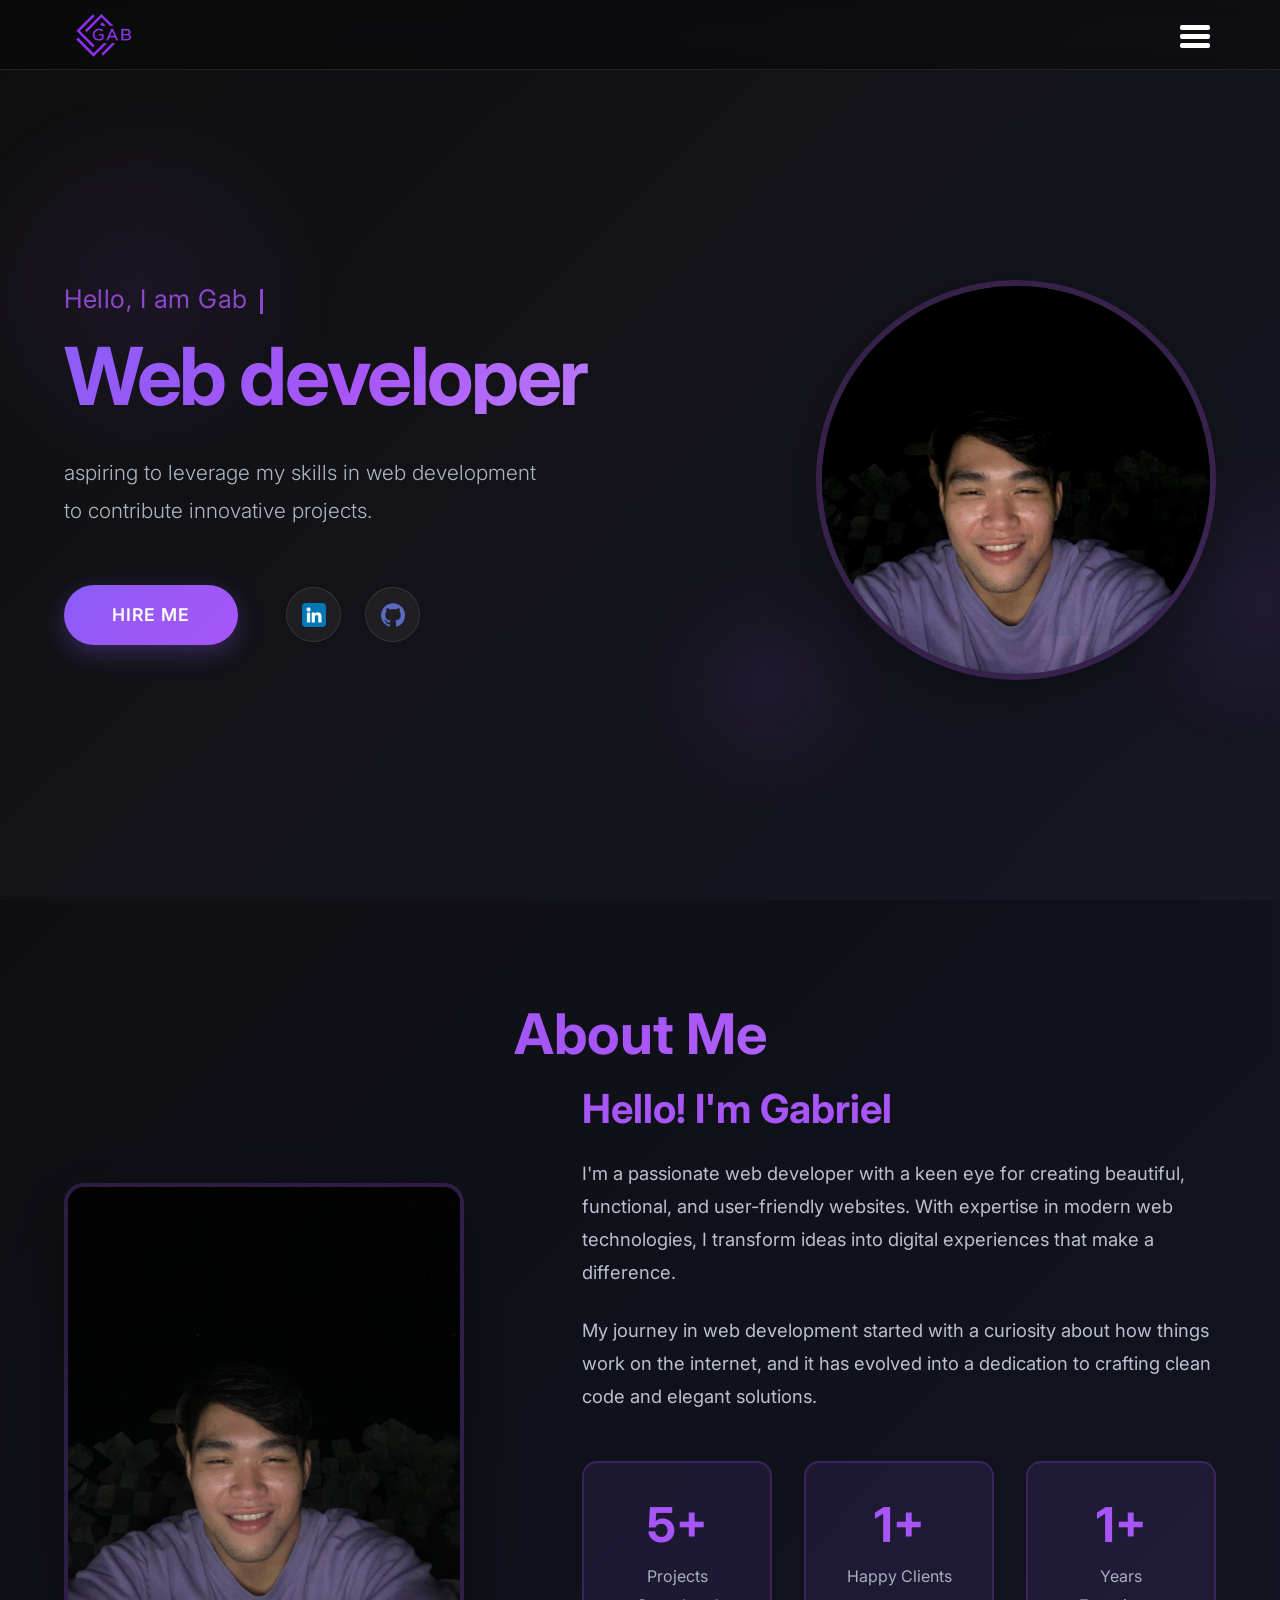
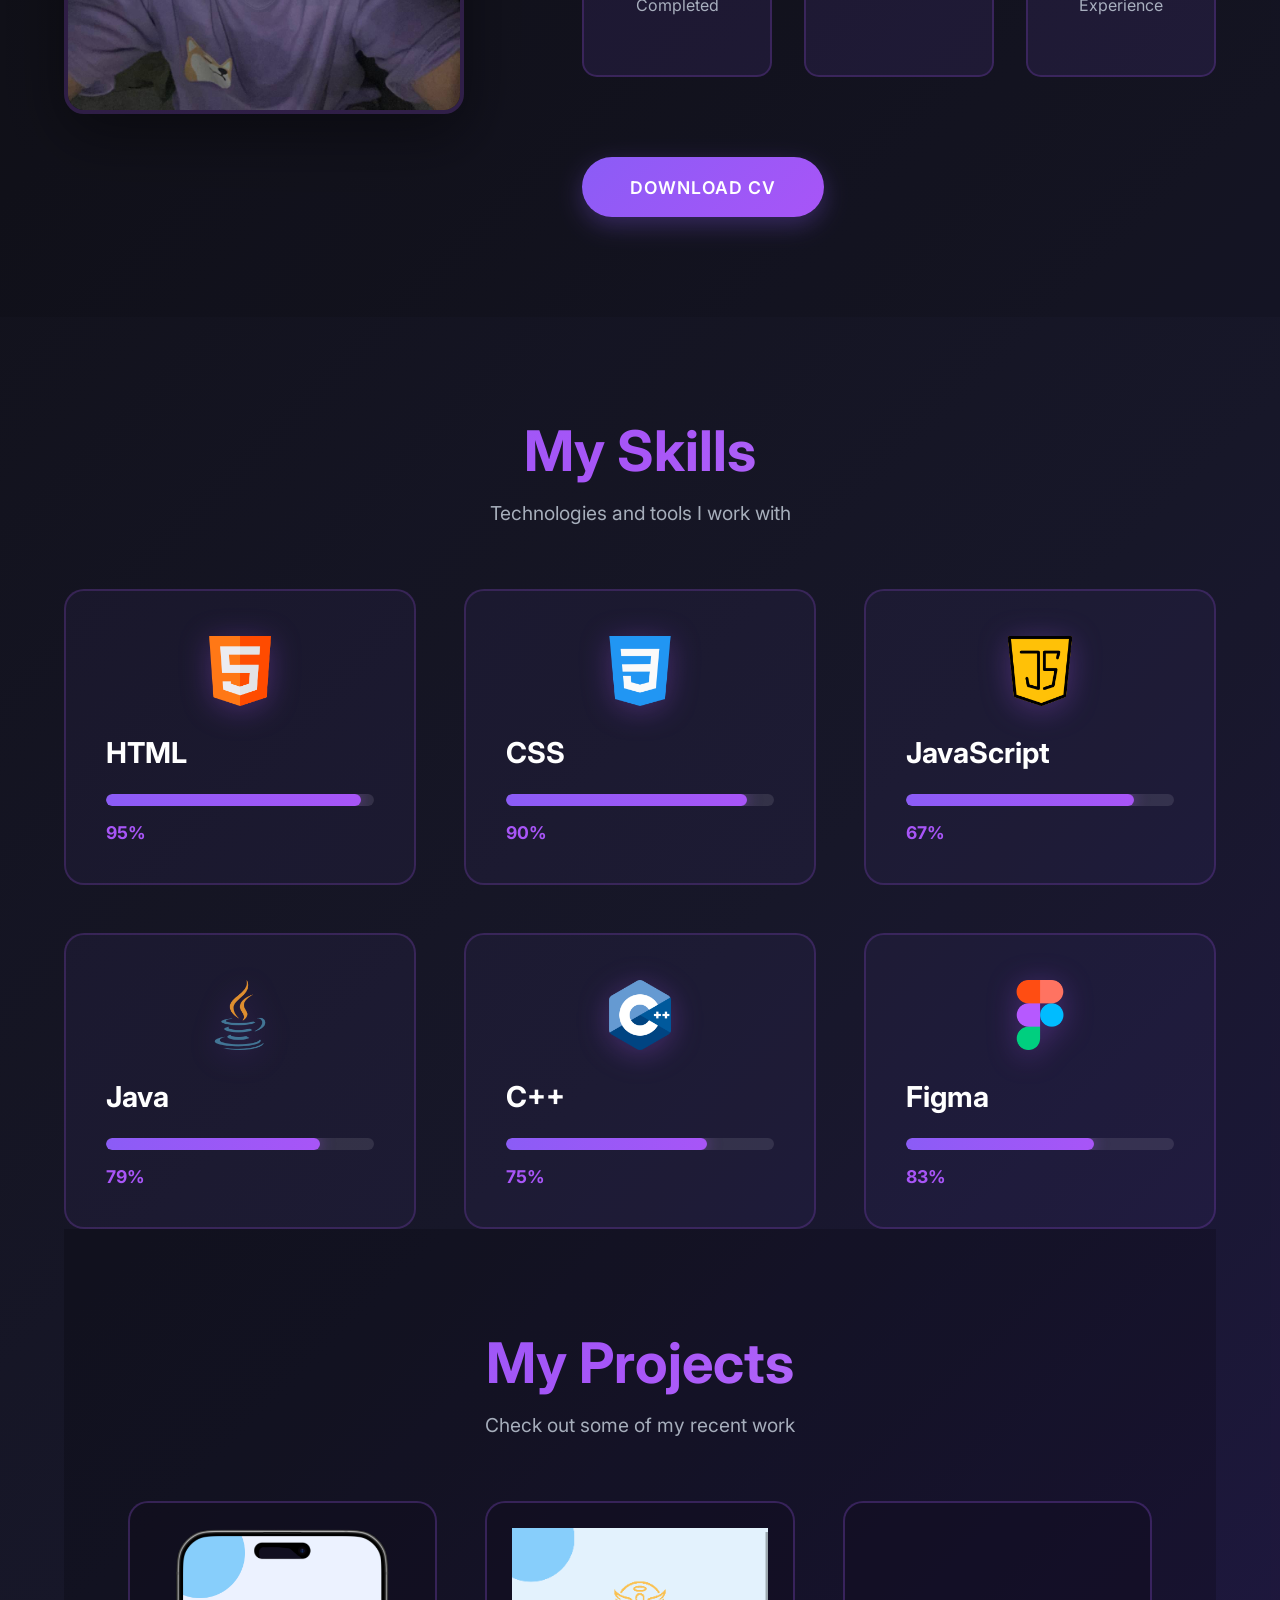
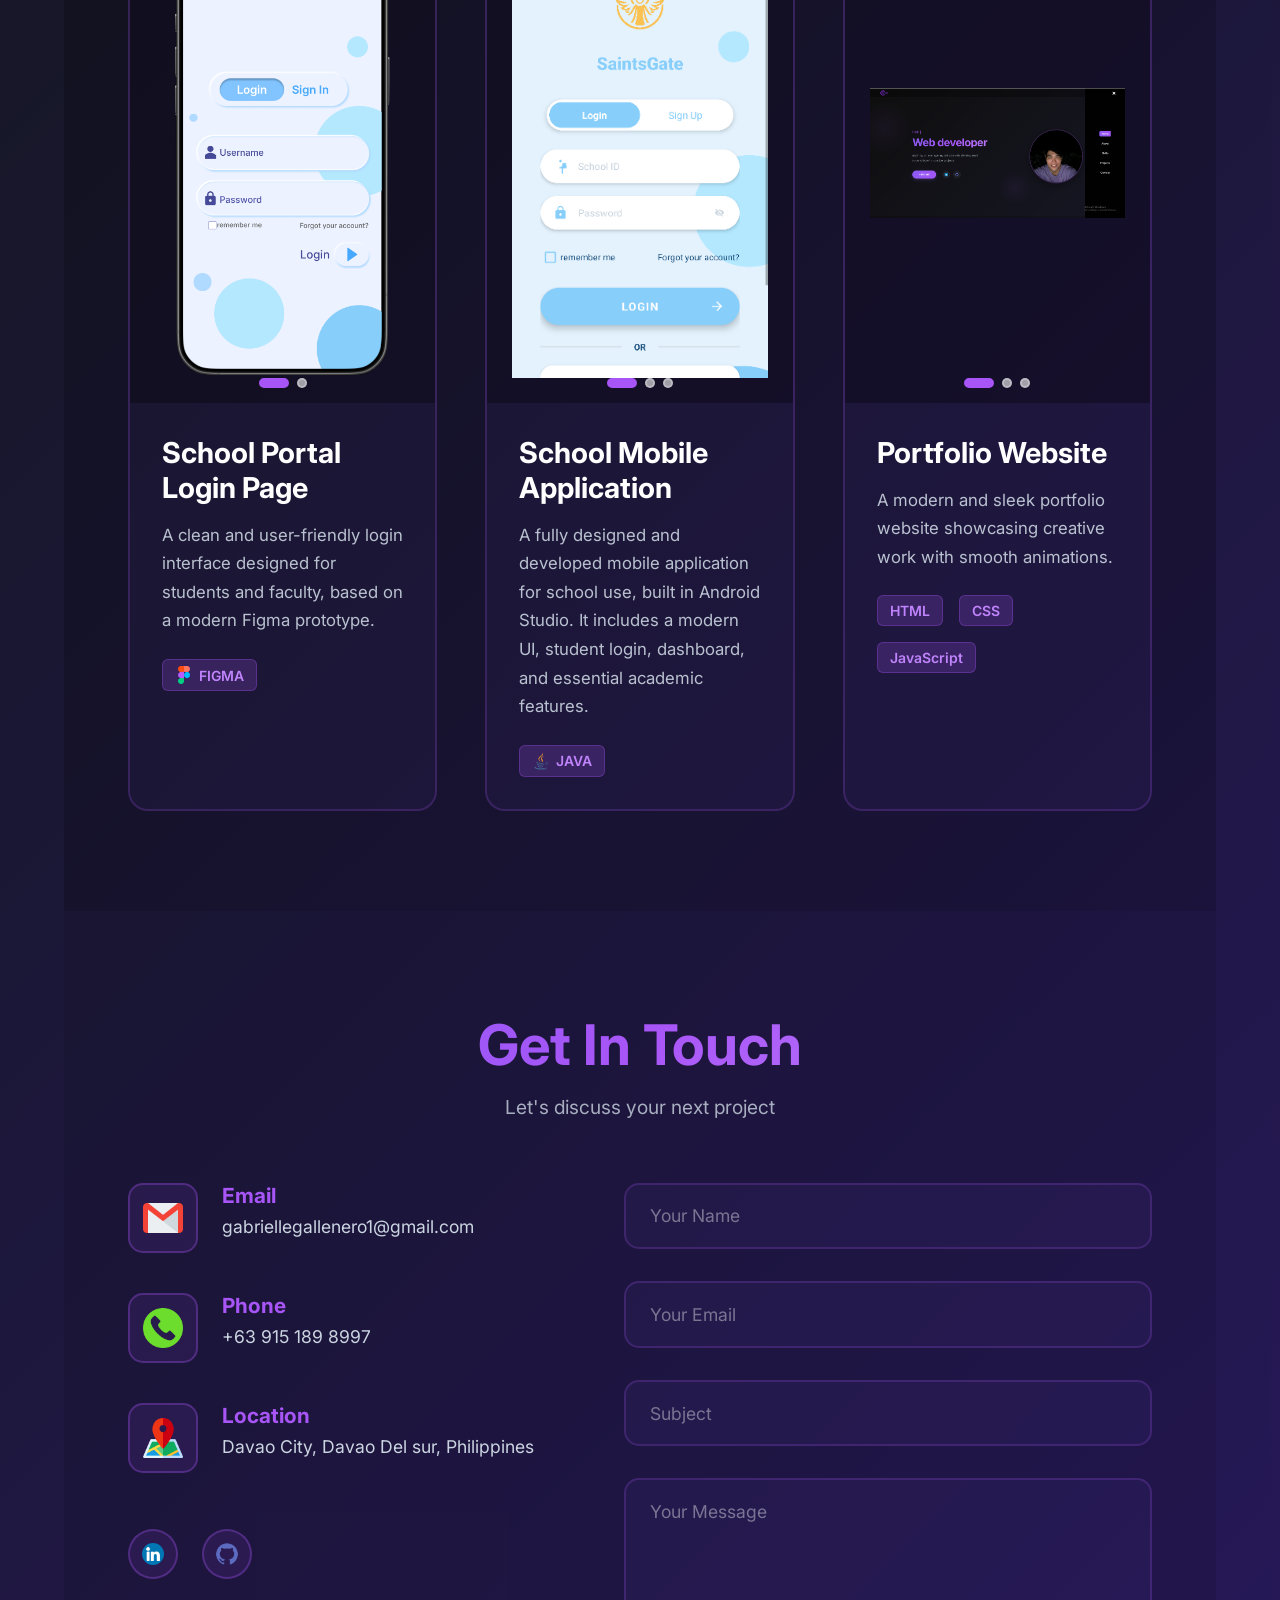
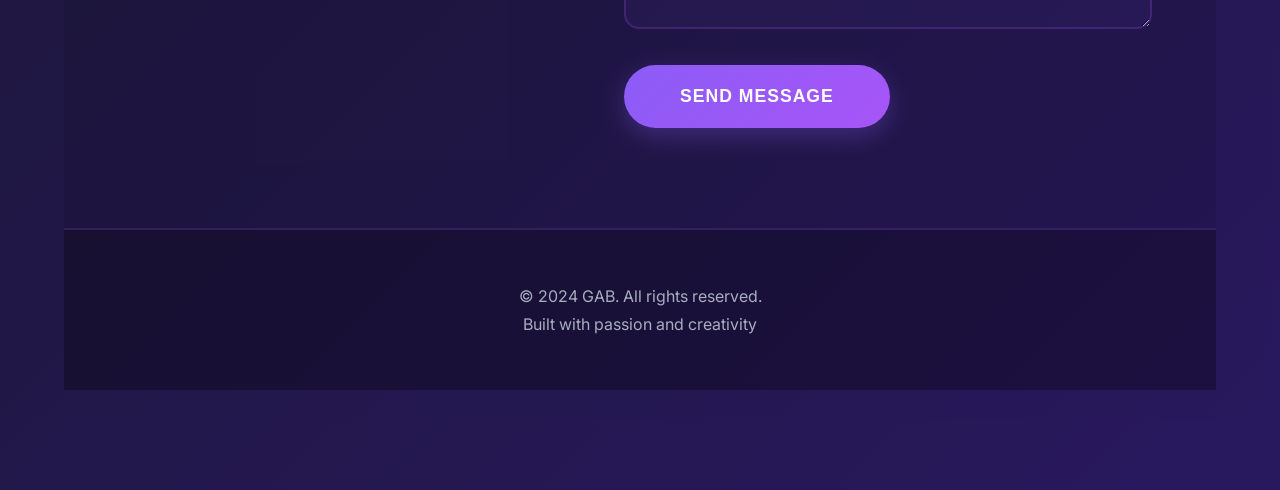
<file: index.html>
<!DOCTYPE html>
<html lang="en">
<head>
    <meta charset="UTF-8">
    <meta name="viewport" content="width=device-width, initial-scale=1.0">
    <title>GAB - Web Developer Portfolio</title>
    <link rel="stylesheet" href="style.css">
    <link rel="preconnect" href="https://fonts.googleapis.com">
    <link rel="preconnect" href="https://fonts.gstatic.com" crossorigin>
    <link href="https://fonts.googleapis.com/css2?family=Inter:wght@300;400;500;600;700&display=swap" rel="stylesheet">
</head>
<body>
    <div class="bg-effects">
        <div class="bg-circle"></div>
        <div class="bg-circle"></div>
        <div class="bg-circle"></div>
    </div>

    <header class="header">
        <nav class="nav-container">
            <div class="logo">
                 <img src="img/logo.png" alt="Gab Logo" class="logo-icon">
            </div>

            <div class="burger-menu" id="burgerMenu">
                <div class="burger-line"></div>
                <div class="burger-line"></div>
                <div class="burger-line"></div>
            </div>
        </nav>
        
        <div class="nav-menu" id="navMenu">
            <a href="#home"><span>Home</span></a>
            <a href="#about"><span>About</span></a>
            <a href="#skills"><span>Skills</span></a>
            <a href="#projects"><span>Projects</span></a>
            <a href="#contact"><span>Contact</span></a>
        </div>
    </header>

    <main class="main-content" id="home">
        <div class="hero-container">
            <div class="hero-text">
                <h1>
                     <span id="typed" class="typing" aria-live="polite"></span>
                    <span class="cursor" aria-hidden="true"></span>
                </h1>

                <h2><span class="highlight">Web developer</span></h2>
                <p>aspiring to leverage my skills in web development<br>to contribute innovative projects.</p>
                
                <div class="cta-section">
                    <a href="#contact" class="hire-btn">HIRE ME</a>
                    
                     <div class="social-links">
                    <a href="https://www.linkedin.com/in/gabriel-gallenero-14a4b6383/" title="LinkedIn" target="_blank">
                          <img src="img/linkedin.png" alt="LinkedIn Icon">
                    </a>
                 <a href="https://github.com/gabi13e" title="GitHub" target="_blank">
                         <img src="img/github.png" alt="GitHub Icon">
                    </a>
                </div>

                </div>
            </div>
            
            <div class="hero-image">
                  <img src="img/prof.jpg" alt="GAB Profile" class="profile-image" />
            </div>
        </div>
    </main>

    <!-- About Section -->
    <section id="about" class="about-section">
        <div class="container">
            <h2 class="section-title">About Me</h2>
            <div class="about-content">
                <div class="about-image">
                    <img src="img/prof.jpg" alt="About GAB">
                </div>
                <div class="about-text">
                    <h3>Hello! I'm Gabriel</h3>
                    <p>I'm a passionate web developer with a keen eye for creating beautiful, functional, and user-friendly websites. With expertise in modern web technologies, I transform ideas into digital experiences that make a difference.</p>
                    
                    <p>My journey in web development started with a curiosity about how things work on the internet, and it has evolved into a dedication to crafting clean code and elegant solutions.</p>
                    
                    <div class="about-stats">
                        <div class="stat-item">
                            <h4>10+</h4>
                            <p>Projects Completed</p>
                        </div>
                        <div class="stat-item">
                            <h4>2+</h4>
                            <p>Happy Clients</p>
                        </div>
                        <div class="stat-item">
                            <h4>2+</h4>
                            <p>Years Experience</p>
                        </div>
                    </div>
                    
                    <a href="img/resume.pdf" class="download-cv" download>Download CV</a>
                </div>
            </div>
        </div>
    </section>

    <!-- Skills Section -->
    <section id="skills" class="skills-section">
        <div class="container">
            <h2 class="section-title">My Skills</h2>
            <p class="section-subtitle">Technologies and tools I work with</p>
            
            <div class="skills-grid">
    <div class="skill-card">
        <div class="skill-icon">
            <img src="img/html.png" alt="HTML5">
        </div>
        <h3>HTML</h3>
        <div class="progress-bar">
            <div class="progress-fill" style="width: 95%"></div>
        </div>
        <span class="progress-text">95%</span>
    </div>

    <div class="skill-card">
        <div class="skill-icon">
            <img src="img/css.png" alt="CSS3">
        </div>
        <h3>CSS</h3>
        <div class="progress-bar">
            <div class="progress-fill" style="width: 90%"></div>
        </div>
        <span class="progress-text">90%</span>
    </div>

    <div class="skill-card">
        <div class="skill-icon">
            <img src="img/js.png" alt="JavaScript">
        </div>
        <h3>JavaScript</h3>
        <div class="progress-bar">
            <div class="progress-fill" style="width: 85%"></div>
        </div>
        <span class="progress-text">67%</span>
    </div>

    <div class="skill-card">
        <div class="skill-icon">
            <img src="img/java.png" alt="Java">
        </div>
        <h3>Java</h3>
        <div class="progress-bar">
            <div class="progress-fill" style="width: 80%"></div>
        </div>
        <span class="progress-text">79%</span>
    </div>

    <div class="skill-card">
        <div class="skill-icon">
            <img src="img/c++.png" alt="C++">
        </div>
        <h3>C++</h3>
        <div class="progress-bar">
            <div class="progress-fill" style="width: 75%"></div>
        </div>
        <span class="progress-text">75%</span>
    </div>

    <div class="skill-card">
        <div class="skill-icon">
            <img src="img/figma.png" alt="C#">
        </div>
        <h3>Figma</h3>
        <div class="progress-bar">
            <div class="progress-fill" style="width: 70%"></div>
        </div>
        <span class="progress-text">83%</span>
    </div>
</div>

    <!-- Projects Section -->
<section id="projects" class="projects-section">
    <div class="container">
        <h2 class="section-title">My Projects</h2>
        <p class="section-subtitle">Check out some of my recent work</p>
        
        <div class="projects-grid">
            <!-- Project 1 -->
            <div class="project-card">
                <div class="project-image">
                    <div class="project-slider">
                        <img src="img/mobileapp.png" alt="Project 1 - Image 1" class="slider-img active">
                        <img src="img/mobileapp1.png    " alt="Project 1 - Image 2" class="slider-img">
                        
                    </div>
                    
                    <div class="slider-dots">
                        <span class="dot active" data-slide="0"></span>
                        <span class="dot" data-slide="1"></span>
                    </div>
                    
                    <button class="slider-arrow prev">‹</button>
                    <button class="slider-arrow next">›</button>
                    
                    <div class="project-overlay">
                        <a href="#" class="project-link">View Project</a>
                    </div>
                </div>
                <div class="project-info">
                    <h3>School Portal Login Page</h3>
                    <p>A clean and user-friendly login interface designed for students and faculty, based on a modern Figma prototype.</p>

                    <div class="project-tags">
    <span><img src="img/figma.png" alt="Figma Icon"> FIGMA</span>
</div>

                </div>
            </div>

            <!-- Project 2 -->
            <div class="project-card">
                <div class="project-image">
                    <div class="project-slider">
                        <img src="img/proj2.png" alt="Project 2 - Image 1" class="slider-img active">
                        <img src="img/proj2.1.png" alt="Project 2 - Image 2" class="slider-img">
                        <img src="img/proj2.3.png" alt="Project 2 - Image 3" class="slider-img">
                        <img src="img/proj2.2.png" alt="Project 2 - Image 3" class="slider-img">
                        <img src="img/proj2.4.png" alt="Project 2 - Image 3" class="slider-img">
                        <img src="img/proj2.5.png" alt="Project 2 - Image 3" class="slider-img">
                        
                    </div>
                    
                    <div class="slider-dots">
                        <span class="dot active" data-slide="0"></span>
                        <span class="dot" data-slide="1"></span>
                        <span class="dot" data-slide="2"></span>
                    </div>
                    
                    <button class="slider-arrow prev">‹</button>
                    <button class="slider-arrow next">›</button>
                    
                    <div class="project-overlay">
                        <a href="#" class="project-link">View Project</a>
                    </div>
                </div>
                <div class="project-info">
                      <h3>School Mobile Application</h3>
    <p>A fully designed and developed mobile application for school use, built in Android Studio. It includes a modern UI, student login, dashboard, and essential academic features.</p>
                    <div class="project-tags">
                            <span><img src="img/java.png" alt=""> JAVA</span>
     
                    </div>
                </div>
            </div>

            <!-- Project 3 -->
            <div class="project-card">
                <div class="project-image">
                    <div class="project-slider">
                        <img src="img/proj3.png" alt="Project 3 - Image 1" class="slider-img active">
                        <img src="img/proj3.1.png" alt="Project 3 - Image 2" class="slider-img">
                        <img src="img/proj3,2.png" alt="Project 3 - Image 3" class="slider-img">
                        <img src="img/proj3.3.png" alt="Project 3 - Image 3" class="slider-img">
                        <img src="img/proj3.4.png" alt="Project 3 - Image 3" class="slider-img">
                    </div>
                    
                    <div class="slider-dots">
                        <span class="dot active" data-slide="0"></span>
                        <span class="dot" data-slide="1"></span>
                        <span class="dot" data-slide="2"></span>
                    </div>
                    
                    <button class="slider-arrow prev">‹</button>
                    <button class="slider-arrow next">›</button>
                    
                    <div class="project-overlay">
                        <a href="#" class="project-link">View Project</a>
                    </div>
                </div>
                <div class="project-info">
                    <h3>Portfolio Website</h3>
                    <p>A modern and sleek portfolio website showcasing creative work with smooth animations.</p>
                    <div class="project-tags">
                        <span>HTML</span>
                        <span>CSS</span>
                        <span>JavaScript</span>
                    </div>
                </div>
            </div>

</section>

   <!-- Contact Section -->
<section id="contact" class="contact-section">
    <div class="container">
        <h2 class="section-title">Get In Touch</h2>
        <p class="section-subtitle">Let's discuss your next project</p>
        
        <div class="contact-content">
            <div class="contact-info">
                <div class="contact-item">
                    <div class="contact-icon">
                        <img src="img/email.png" alt="Email">
                    </div>
                    <div>
                        <h3>Email</h3>
                        <p>gabriellegallenero1@gmail.com</p>
                    </div>
                </div>

                <div class="contact-item">
                    <div class="contact-icon">
                        <img src="img/phone.png" alt="Phone">
                    </div>
                    <div>
                        <h3>Phone</h3>
                        <p>+63 915 189 8997</p>
                    </div>
                </div>

                <div class="contact-item">
                    <div class="contact-icon">
                        <img src="img/location.png" alt="Location">
                    </div>
                    <div>
                        <h3>Location</h3>
                        <p>Davao City, Davao Del sur, Philippines</p>
                    </div>
                </div>

                <div class="contact-social">
                    <a href="https://www.linkedin.com/in/gabriel-gallenero-14a4b6383/" target="_blank">
                        <img src="img/linkedin.png" alt="LinkedIn">
                    </a>
                    <a href="https://github.com/gabi13e" target="_blank">
                        <img src="img/github.png" alt="GitHub">
                    </a>
                </div>
            </div>

            <form class="contact-form" id="contactForm">
                <div class="form-group">
                    <input type="text" id="name" placeholder="Your Name" required>
                </div>

                <div class="form-group">
                    <input type="email" id="email" placeholder="Your Email" required>
                </div>

                <div class="form-group">
                    <input type="text" id="subject" placeholder="Subject" required>
                </div>

                <div class="form-group">
                    <textarea id="message" rows="5" placeholder="Your Message" required></textarea>
                </div>

                <button type="submit" class="submit-btn">Send Message</button>
            </form>
        </div>
    </div>
</section>

    <!-- Footer -->
    <footer class="footer">
        <div class="container">
            <p>&copy; 2024 GAB. All rights reserved.</p>
            <p>Built with passion and creativity</p>
        </div>
    </footer>

    <script src="script.js"></script>
</body>
</html>
</file>
<file: style.css>
* {
    margin: 0;
    padding: 0;
    box-sizing: border-box;
}

html, body {
    margin: 0;
    padding: 0;
    width: 100%;
    overflow-x: hidden;
}

body {
    font-family: 'Inter', sans-serif;
    background: linear-gradient(135deg, #0f0f0f 0%, #1a1a2e 50%, #2d1b69 100%);
    color: white;
    min-height: 100vh;
}

.header {
    position: fixed;
    top: 0;
    left: 0;
    right: 0;
    z-index: 1000;
    height: 70px;
    padding: 0 2rem;
    display: flex;
    align-items: center;
    backdrop-filter: blur(10px);
    background: rgba(0, 0, 0, 0.3);
    border-bottom: 1px solid rgba(255, 255, 255, 0.1);
    width: 100%;
}

.nav-container {
    display: flex;
    justify-content: space-between;
    align-items: center;
    max-width: 1400px;
    margin: 0 auto;
    padding: 0 2rem;
    width: 100%;
}

.logo {
    position: absolute;
    top: -25px;
    left: 20px;
}

.logo-icon {
    height: 120px;
    width: auto;
    margin-right: 0.5rem;
    display: block;
}

.burger-menu {
    position: absolute;
    top: 25px;
    right: 70px;
    cursor: pointer;
    display: flex;
    flex-direction: column;
    gap: 4px;
    z-index: 1001;
    transition: all 0.3s ease;
}

.burger-line {
    width: 30px;
    height: 5px;
    background: white;
    border-radius: 2px;
    transition: all 0.3s ease;
}

.burger-menu.active .burger-line:nth-child(1) {
    transform: rotate(45deg) translate(6px, 6px);
}

.burger-menu.active .burger-line:nth-child(2) {
    opacity: 0;
}

.burger-menu.active .burger-line:nth-child(3) {
    transform: rotate(-45deg) translate(6px, -6px);
}

/* Navigation Menu */
.nav-menu {
    position: fixed;
    top: 0;
    right: -100%;
    width: 300px;
    height: 100vh;
    background: rgba(0, 0, 0, 0.95);
    backdrop-filter: blur(20px);
    display: flex;
    flex-direction: column;
    justify-content: center;
    align-items: center;
    gap: 2rem;
    transition: right 0.3s ease;
    z-index: 999;
}

.nav-menu.active {
    right: 0;
}

.nav-menu a {
    color: white;
    text-decoration: none;
    font-size: 1.2rem;
    font-weight: 500;
    transition: all 0.3s ease;
    padding: 0.5rem 1rem;
    border-radius: 8px;
    position: relative;
    overflow: hidden;
}

.nav-menu a::before {
    content: '';
    position: absolute;
    inset: 0;
    background: linear-gradient(45deg, #8b5cf6, #a855f7);
    opacity: 0;
    transition: opacity 0.3s ease;
}

.nav-menu a:hover::before {
    opacity: 1;
}

.nav-menu a span {
    position: relative;
    z-index: 1;
}

.nav-menu a:hover {
    transform: translateY(-2px);
}

.nav-menu a.active-link {
    background: linear-gradient(45deg, #8b5cf6, #a855f7);
    border-radius: 8px;
}

.nav-menu a.active-link::before {
    opacity: 1;
}

/* Main Content */
.main-content {
    min-height: calc(100vh - 80px);
    display: flex;
    align-items: flex-start;
    padding: 120px 0 60px;
    position: relative;
    width: 100%;
}

.hero-container {
    max-width: 1400px;
    width: 100%;
    margin: 0 auto;
    padding: 0 4rem;
    display: grid;
    grid-template-columns: 1.3fr 0.7fr;
    gap: 8rem;
    align-items: center;
    min-height: 80vh;
}

/* Text Content */
.hero-text {
    animation: fadeInUp 1s ease-out;
    max-width: 650px;
    padding-right: 2rem;
}

.hero-text h1 {
    font-size: 1.6rem;
    margin-bottom: 1.5rem;
    opacity: 0.8;
    font-weight: 400;
    letter-spacing: 0.5px;
    color: #e2e8f0;
}

.typing {
    color: #a855f7;
}

.cursor {
    display: inline-block;
    width: 3px;
    height: 1.6rem;
    background: #a855f7;
    margin-left: 5px;
    animation: blink 0.7s infinite;
    vertical-align: middle;
}

@keyframes blink {
    0%, 50% { opacity: 1; }
    51%, 100% { opacity: 0; }
}

.hero-text h2 {
    font-size: 5rem;
    font-weight: 700;
    margin-bottom: 2.5rem;
    line-height: 0.95;
    letter-spacing: -0.03em;
}

.hero-text h2 .highlight {
    background: linear-gradient(135deg, #8b5cf6 0%, #a855f7 50%, #c084fc 100%);
    -webkit-background-clip: text;
    -webkit-text-fill-color: transparent;
    background-clip: text;
    display: block;
    margin-top: 0.5rem;
}

.hero-text p {
    font-size: 1.3rem;
    line-height: 1.8;
    opacity: 0.85;
    margin-bottom: 3.5rem;
    max-width: 520px;
    color: #cbd5e1;
    font-weight: 300;
}

.cta-section {
    display: flex;
    align-items: center;
    gap: 3rem;
    margin-bottom: 2rem;
}

.hire-btn {
    background: linear-gradient(135deg, #8b5cf6, #a855f7);
    color: white;
    padding: 1.2rem 3rem;
    border: none;
    border-radius: 50px;
    font-size: 1.1rem;
    font-weight: 600;
    cursor: pointer;
    transition: all 0.4s ease;
    text-decoration: none;
    display: inline-block;
    text-transform: uppercase;
    letter-spacing: 1px;
    box-shadow: 0 8px 25px rgba(139, 92, 246, 0.3);
}

.hire-btn:hover {
    transform: translateY(-4px);
    box-shadow: 0 20px 40px rgba(139, 92, 246, 0.4);
    background: linear-gradient(135deg, #a855f7, #c084fc);
}

.social-links {
    display: flex;
    gap: 1.5rem;
}

.social-links a {
    color: white;
    font-size: 2rem;
    transition: all 0.3s ease;
    padding: 0.8rem;
    border-radius: 50%;
    background: rgba(255, 255, 255, 0.05);
    backdrop-filter: blur(10px);
    border: 1px solid rgba(255, 255, 255, 0.1);
    display: flex;
    align-items: center;
    justify-content: center;
    width: 55px;
    height: 55px;
}

.social-links a:hover {
    color: #a855f7;
    transform: translateY(-4px);
    background: rgba(168, 85, 247, 0.1);
    border-color: rgba(168, 85, 247, 0.3);
    box-shadow: 0 10px 25px rgba(168, 85, 247, 0.2);
}

.social-links a img {
    width: 24px;
    height: 24px;
    object-fit: contain;
}

/* Image Section */
.hero-image {
    display: flex;
    justify-content: center;
    align-items: center;
    animation: fadeInRight 1s ease-out 0.3s both;
    position: relative;
}

.profile-image {
    width: 400px;
    height: 400px;
    border-radius: 50%;
    border: 6px solid rgba(168, 85, 247, 0.2);
    object-fit: cover;
    filter: brightness(1.1) contrast(1.1);
    transition: all 0.4s ease;
    box-shadow: 0 20px 60px rgba(0, 0, 0, 0.3);
}

.profile-image:hover {
    transform: scale(1.05);
    border-color: #a855f7;
    box-shadow: 0 25px 80px rgba(168, 85, 247, 0.3);
}

/* Section Styles - FULL WIDTH */
section {
    padding: 100px 0;
    position: relative;
    width: 100%;
}

.container {
    max-width: 1400px;
    margin: 0 auto;
    padding: 0 4rem;
    width: 100%;
}

.section-title {
    font-size: 3.5rem;
    font-weight: 700;
    text-align: center;
    margin-bottom: 1rem;
    background: linear-gradient(135deg, #8b5cf6 0%, #a855f7 50%, #c084fc 100%);
    -webkit-background-clip: text;
    -webkit-text-fill-color: transparent;
    background-clip: text;
}

.section-subtitle {
    text-align: center;
    color: #cbd5e1;
    font-size: 1.2rem;
    margin-bottom: 4rem;
    opacity: 0.8;
}

/* About Section - FULL WIDTH */
.about-section {
    background: rgba(0, 0, 0, 0.2);
    width: 100%;
}

.about-content {
    display: grid;
    grid-template-columns: 0.8fr 1.2fr;
    gap: 6rem;
    align-items: center;
}

.about-image img {
    width: 100%;
    max-width: 400px;
    border-radius: 20px;
    border: 4px solid rgba(168, 85, 247, 0.2);
    box-shadow: 0 20px 60px rgba(0, 0, 0, 0.4);
    transition: all 0.4s ease;
}

.about-image img:hover {
    transform: scale(1.05);
    border-color: #a855f7;
    box-shadow: 0 25px 80px rgba(168, 85, 247, 0.3);
}

.about-text h3 {
    font-size: 2.5rem;
    margin-bottom: 1.5rem;
    color: #a855f7;
}

.about-text p {
    font-size: 1.15rem;
    line-height: 1.8;
    color: #cbd5e1;
    margin-bottom: 1.5rem;
    opacity: 0.9;
}

.about-stats {
    display: grid;
    grid-template-columns: repeat(3, 1fr);
    gap: 2rem;
    margin: 3rem 0;
}

.stat-item {
    text-align: center;
    padding: 2rem;
    background: rgba(139, 92, 246, 0.1);
    border-radius: 15px;
    border: 2px solid rgba(168, 85, 247, 0.2);
    transition: all 0.3s ease;
}

.stat-item:hover {
    transform: translateY(-5px);
    border-color: #a855f7;
    background: rgba(139, 92, 246, 0.15);
    box-shadow: 0 10px 30px rgba(168, 85, 247, 0.2);
}

.stat-item h4 {
    font-size: 3rem;
    color: #a855f7;
    margin-bottom: 0.5rem;
    font-weight: 700;
}

.stat-item p {
    color: #cbd5e1;
    font-size: 1rem;
    opacity: 0.8;
}

.download-cv {
    display: inline-block;
    margin-top: 2rem;
    padding: 1.2rem 3rem;
    background: linear-gradient(135deg, #8b5cf6, #a855f7);
    color: white;
    text-decoration: none;
    border-radius: 50px;
    font-weight: 600;
    font-size: 1.1rem;
    text-transform: uppercase;
    letter-spacing: 1px;
    transition: all 0.4s ease;
    box-shadow: 0 8px 25px rgba(139, 92, 246, 0.3);
}

.download-cv:hover {
    transform: translateY(-4px);
    box-shadow: 0 20px 40px rgba(139, 92, 246, 0.4);
    background: linear-gradient(135deg, #a855f7, #c084fc);
}

/* Skills Section - FULL WIDTH */
.skills-section {
    background: rgba(0, 0, 0, 0.1);
    width: 100%;
}

.skills-grid {
    display: grid;
    grid-template-columns: repeat(auto-fit, minmax(350px, 1fr));
    gap: 3rem;
}

.skill-card {
    padding: 2.5rem;
    background: rgba(139, 92, 246, 0.05);
    border-radius: 20px;
    border: 2px solid rgba(168, 85, 247, 0.2);
    transition: all 0.4s ease;
}

.skill-card:hover {
    transform: translateY(-10px);
    border-color: #a855f7;
    background: rgba(139, 92, 246, 0.1);
    box-shadow: 0 20px 50px rgba(168, 85, 247, 0.2);
}

.skill-icon {
    font-size: 3.5rem;
    margin-bottom: 1.5rem;
    display: flex;
    align-items: center;
    justify-content: center;
    height: 80px;
}

.skill-icon img {
    width: 70px;
    height: 70px;
    object-fit: contain;
    transition: transform 0.3s ease, filter 0.3s ease;
    filter: drop-shadow(0 5px 15px rgba(168, 85, 247, 0.3));
}

.skill-card:hover .skill-icon img {
    transform: scale(1.1) rotate(5deg);
    filter: drop-shadow(0 8px 25px rgba(168, 85, 247, 0.5));
}

.skill-icon svg {
    width: 70px;
    height: 70px;
    fill: #a855f7;
    transition: transform 0.3s ease;
}

.skill-card:hover .skill-icon svg {
    transform: scale(1.1) rotate(5deg);
}

.skill-icon:not(:has(img)):not(:has(svg)) {
    font-size: 3.5rem;
}

.skill-card h3 {
    font-size: 1.8rem;
    margin-bottom: 1.5rem;
    color: white;
}

.progress-bar {
    width: 100%;
    height: 12px;
    background: rgba(255, 255, 255, 0.1);
    border-radius: 20px;
    overflow: hidden;
    margin-bottom: 1rem;
}

.progress-fill {
    height: 100%;
    background: linear-gradient(90deg, #8b5cf6, #a855f7);
    border-radius: 20px;
    transition: width 1.5s ease;
    box-shadow: 0 0 15px rgba(168, 85, 247, 0.5);
}

.progress-text {
    color: #a855f7;
    font-weight: 700;
    font-size: 1.1rem;
}

/* Projects Section - FULL WIDTH 3x3 Grid */
.projects-section {
    background: rgba(0, 0, 0, 0.2);
    width: 100%;
}

.projects-grid {
    display: grid;
    grid-template-columns: repeat(3, 1fr);
    gap: 3rem;
}

.project-card {
    background: rgba(139, 92, 246, 0.05);
    border-radius: 20px;
    overflow: hidden;
    border: 2px solid rgba(168, 85, 247, 0.2);
    transition: all 0.4s ease;
}

.project-card:hover {
    transform: translateY(-10px);
    border-color: #a855f7;
    box-shadow: 0 20px 50px rgba(168, 85, 247, 0.3);
}

/* Project Image Container */
.project-image {
    position: relative;
    overflow: hidden;
    height: 500px;
    background: rgba(0, 0, 0, 0.3);
}

/* Project Slider */
.project-slider {
    position: relative;
    width: 100%;
    height: 100%;
}

.slider-img {
    position: absolute;
    top: 0;
    left: 0;
    width: 100%;
    height: 100%;
    object-fit: contain;
    object-position: center;
    opacity: 0;
    transition: opacity 0.5s ease;
    padding: 25px;
    box-sizing: border-box;
}

.slider-img.active {
    opacity: 1;
    z-index: 1;
}

/* Slider Arrows */
.slider-arrow {
    position: absolute;
    top: 50%;
    transform: translateY(-50%);
    background: rgba(139, 92, 246, 0.9);
    color: white;
    border: none;
    font-size: 2rem;
    width: 45px;
    height: 45px;
    border-radius: 50%;
    cursor: pointer;
    z-index: 10;
    transition: all 0.3s ease;
    display: flex;
    align-items: center;
    justify-content: center;
    opacity: 0;
    line-height: 1;
    padding: 0;
}

.project-card:hover .slider-arrow {
    opacity: 1;
}

.slider-arrow:hover {
    background: rgba(168, 85, 247, 1);
    transform: translateY(-50%) scale(1.1);
}

.slider-arrow.prev {
    left: 10px;
}

.slider-arrow.next {
    right: 10px;
}

/* Slider Dots */
.slider-dots {
    position: absolute;
    bottom: 15px;
    left: 50%;
    transform: translateX(-50%);
    display: flex;
    gap: 8px;
    z-index: 10;
}

.dot {
    width: 10px;
    height: 10px;
    border-radius: 50%;
    background: rgba(255, 255, 255, 0.6);
    cursor: pointer;
    transition: all 0.3s ease;
    border: 2px solid rgba(255, 255, 255, 0.3);
}

.dot.active {
    background: #a855f7;
    width: 30px;
    border-radius: 5px;
    border-color: #a855f7;
}

.dot:hover {
    background: rgba(255, 255, 255, 0.9);
}

/* Project Overlay */
.project-overlay {
    position: absolute;
    top: 0;
    left: 0;
    width: 100%;
    height: 100%;
    background: rgba(139, 92, 246, 0.9);
    display: flex;
    align-items: center;
    justify-content: center;
    opacity: 0;
    transition: opacity 0.4s ease;
    z-index: 8;
}

.project-card:hover .project-overlay {
    opacity: 1;
}

.project-link {
    color: white;
    text-decoration: none;
    padding: 1rem 2.5rem;
    border: 3px solid white;
    border-radius: 50px;
    font-weight: 600;
    font-size: 1.1rem;
    text-transform: uppercase;
    letter-spacing: 1px;
    transition: all 0.3s ease;
}

.project-link:hover {
    background: white;
    color: #8b5cf6;
    transform: scale(1.05);
}

.project-info {
    padding: 2rem;
}

.project-info h3 {
    font-size: 1.8rem;
    margin-bottom: 1rem;
    color: white;
}

.project-info p {
    color: #cbd5e1;
    line-height: 1.7;
    margin-bottom: 1.5rem;
    opacity: 0.9;
    font-size: 1.05rem;
}

.project-tags {
    display: flex;
    gap: 1rem;
    flex-wrap: wrap;
}

.project-tags span {
    padding: 0.6rem 1.5rem;
    background: rgba(168, 85, 247, 0.2);
    border-radius: 25px;
    font-size: 0.9rem;
    color: #c084fc;
    border: 1px solid rgba(168, 85, 247, 0.3);
    font-weight: 600;
}

/* Contact Section - FULL WIDTH */
.contact-section {
    background: rgba(0, 0, 0, 0.1);
    width: 100%;
}

.contact-content {
    display: grid;
    grid-template-columns: 0.9fr 1.1fr;
    gap: 4rem;
    align-items: start;
    width: 100%;
}

.contact-info {
    display: flex;
    flex-direction: column;
    gap: 2.5rem;
}

.contact-item {
    display: flex;
    gap: 1.5rem;
    align-items: flex-start;
}

.contact-icon {
    font-size: 2.5rem;
    width: 70px;
    height: 70px;
    display: flex;
    align-items: center;
    justify-content: center;
    background: rgba(168, 85, 247, 0.1);
    border-radius: 15px;
    border: 2px solid rgba(168, 85, 247, 0.3);
    flex-shrink: 0;
}

.contact-icon img {
    width: 40px;
    height: 40px;
    object-fit: contain;
    transition: all 0.3s ease;
}

.contact-item:hover .contact-icon {
    background: rgba(168, 85, 247, 0.2);
    border-color: #a855f7;
}

.contact-item:hover .contact-icon img {
    filter: brightness(0) invert(1) drop-shadow(0 0 10px rgba(168, 85, 247, 0.8));
    transform: scale(1.1);
}

.contact-item h3 {
    color: #a855f7;
    font-size: 1.3rem;
    margin-bottom: 0.5rem;
}

.contact-item p {
    color: #cbd5e1;
    font-size: 1.1rem;
}

.contact-social {
    display: flex;
    gap: 1.5rem;
    margin-top: 1rem;
}

.contact-social a img {
    width: 50px;
    height: 50px;
    padding: 12px;
    background: rgba(168, 85, 247, 0.1);
    border-radius: 50%;
    border: 2px solid rgba(168, 85, 247, 0.3);
    transition: all 0.3s ease;
}

.contact-social a:hover img {
    transform: translateY(-5px);
    background: rgba(168, 85, 247, 0.2);
    border-color: #a855f7;
    box-shadow: 0 10px 25px rgba(168, 85, 247, 0.3);
}

.contact-form {
    display: flex;
    flex-direction: column;
    gap: 2rem;
    width: 100%;
}

.form-group {
    position: relative;
    width: 100%;
}

.form-group input,
.form-group textarea {
    width: 100%;
    max-width: 100%;
    padding: 1.3rem 1.5rem;
    background: rgba(139, 92, 246, 0.05);
    border: 2px solid rgba(168, 85, 247, 0.2);
    border-radius: 15px;
    color: white;
    font-size: 1.1rem;
    font-family: inherit;
    transition: all 0.3s ease;
    box-sizing: border-box;
}

.form-group input:focus,
.form-group textarea:focus {
    outline: none;
    border-color: #a855f7;
    background: rgba(139, 92, 246, 0.1);
    box-shadow: 0 0 20px rgba(168, 85, 247, 0.2);
}

.form-group input::placeholder,
.form-group textarea::placeholder {
    color: rgba(255, 255, 255, 0.4);
}

.form-group textarea {
    resize: vertical;
    min-height: 150px;
}

.submit-btn {
    padding: 1.3rem 3.5rem;
    background: linear-gradient(135deg, #8b5cf6, #a855f7);
    color: white;
    border: none;
    border-radius: 50px;
    font-size: 1.1rem;
    font-weight: 600;
    cursor: pointer;
    transition: all 0.4s ease;
    text-transform: uppercase;
    letter-spacing: 1px;
    box-shadow: 0 8px 25px rgba(139, 92, 246, 0.3);
    align-self: flex-start;
}

.submit-btn:hover {
    transform: translateY(-4px);
    box-shadow: 0 20px 40px rgba(139, 92, 246, 0.4);
    background: linear-gradient(135deg, #a855f7, #c084fc);
}

/* Footer - FULL WIDTH */
.footer {
    text-align: center;
    padding: 3rem 2rem;
    background: rgba(0, 0, 0, 0.3);
    border-top: 2px solid rgba(168, 85, 247, 0.2);
    width: 100%;
}

.footer p {
    color: #cbd5e1;
    margin: 0.5rem 0;
    font-size: 1rem;
    opacity: 0.8;
}

/* Background Effects */
.bg-effects {
    position: fixed;
    top: 0;
    left: 0;
    width: 100%;
    height: 100%;
    pointer-events: none;
    z-index: -1;
}

.bg-circle {
    position: absolute;
    border-radius: 50%;
    background: radial-gradient(circle, rgba(168, 85, 247, 0.08) 0%, transparent 70%);
    animation: float 8s ease-in-out infinite;
}

.bg-circle:nth-child(1) {
    width: 400px;
    height: 400px;
    top: 10%;
    left: -5%;
    animation-delay: 0s;
}

.bg-circle:nth-child(2) {
    width: 300px;
    height: 300px;
    top: 50%;
    right: -10%;
    animation-delay: 3s;
}

.bg-circle:nth-child(3) {
    width: 250px;
    height: 250px;
    bottom: 10%;
    left: 50%;
    animation-delay: 6s;
}

/* Animations */
@keyframes fadeInUp {
    from {
        opacity: 0;
        transform: translateY(40px);
    }
    to {
        opacity: 1;
        transform: translateY(0);
    }
}

@keyframes fadeInRight {
    from {
        opacity: 0;
        transform: translateX(40px);
    }
    to {
        opacity: 1;
        transform: translateX(0);
    }
}

@keyframes float {
    0%, 100% { 
        transform: translateY(0px) scale(1); 
        opacity: 0.8;
    }
    50% { 
        transform: translateY(-30px) scale(1.1); 
        opacity: 1;
    }
}

/* Responsive Design */
@media (max-width: 1200px) {
    .hero-container {
        gap: 6rem;
        padding: 0 3rem;
    }
    
    .hero-text h2 {
        font-size: 4.2rem;
    }
    
    .profile-image {
        width: 350px;
        height: 350px;
    }

    .container {
        padding: 0 3rem;
    }

    .about-content {
        gap: 4rem;
    }

    .projects-grid {
        grid-template-columns: repeat(2, 1fr);
        gap: 2.5rem;
    }
}

@media (max-width: 1024px) {
    .hero-container {
        gap: 4rem;
        padding: 0 2rem;
        grid-template-columns: 1.2fr 0.8fr;
    }
    
    .hero-text h2 {
        font-size: 3.8rem;
    }
    
    .hero-text p {
        font-size: 1.2rem;
    }

    .container {
        padding: 0 2rem;
    }

    .about-content {
        grid-template-columns: 1fr;
        gap: 3rem;
    }

    .about-image {
        text-align: center;
    }

    .contact-content {
        grid-template-columns: 1fr;
        gap: 4rem;
    }
}

@media (max-width: 768px) {
    .header {
        padding: 1rem;
    }
    
    .nav-container {
        padding: 0 1rem;
    }

    .main-content {
        padding: 100px 0 40px;
    }

    .hero-container {
        grid-template-columns: 1fr;
        gap: 4rem;
        padding: 0 2rem;
        text-align: left;
    }

    .hero-text {
        max-width: 100%;
        padding-right: 0;
    }
    
    .hero-text h1 {
        font-size: 1.4rem;
    }

    .hero-text h2 {
        font-size: 3.5rem;
        line-height: 1;
    }
    
    .hero-text p {
        font-size: 1.1rem;
        max-width: 100%;
    }

    .hero-image {
        order: -1;
        justify-content: center;
    }

    .profile-image {
        width: 300px;
        height: 300px;
    }

    .nav-menu {
        width: 100%;
    }

    .cta-section {
        flex-direction: column;
        align-items: flex-start;
        gap: 2rem;
    }
    
    .social-links {
        align-self: flex-start;
    }

    .container {
        padding: 0 2rem;
    }

    .section-title {
        font-size: 2.5rem;
    }

    .about-stats {
        grid-template-columns: 1fr;
        gap: 1.5rem;
    }

    .skills-grid {
        grid-template-columns: 1fr;
    }

    .projects-grid {
        grid-template-columns: 1fr;
        gap: 2rem;
    }
    
    .project-image {
        height: 250px;
    }
    
    .project-info {
        padding: 1.5rem;
    }
    
    .project-info h3 {
        font-size: 1.5rem;
    }
    
    .project-info p {
        font-size: 1rem;
    }
}

@media (max-width: 480px) {
    .main-content {
        padding: 80px 0 30px;
    }
    
    .hero-container {
        padding: 0 1.5rem;
        gap: 3rem;
    }
    
    .hero-text h1 {
        font-size: 1.2rem;
    }
    
    .hero-text h2 {
        font-size: 2.8rem;
    }
    
    .hero-text p {
        font-size: 1rem;
        line-height: 1.6;
    }
    
    .hire-btn {
        padding: 1rem 2.5rem;
        font-size: 1rem;
    }
    
    .profile-image {
        width: 250px;
        height: 250px;
    }
    
    .social-links a {
        width: 50px;
        height: 50px;
        font-size: 1.8rem;
    }

    .container {
        padding: 0 1.5rem;
    }

    .section-title {
        font-size: 2rem;
    }

    .section-subtitle {
        font-size: 1rem;
    }

    section {
        padding: 60px 0;
    }
    
    .project-image {
        height: 220px;
    }
    
    .project-link {
        padding: 0.8rem 2rem;
        font-size: 1rem;
    }
}
.project-tags span {
    display: inline-flex;
    align-items: center;
    gap: 6px; /* spacing between icon and text */
    padding: 6px 12px;
    border-radius: 6px;
    font-size: 14px;
    font-weight: 600;
}

.project-tags span img {
    width: 18px;
    height: 18px;
}
</file>
